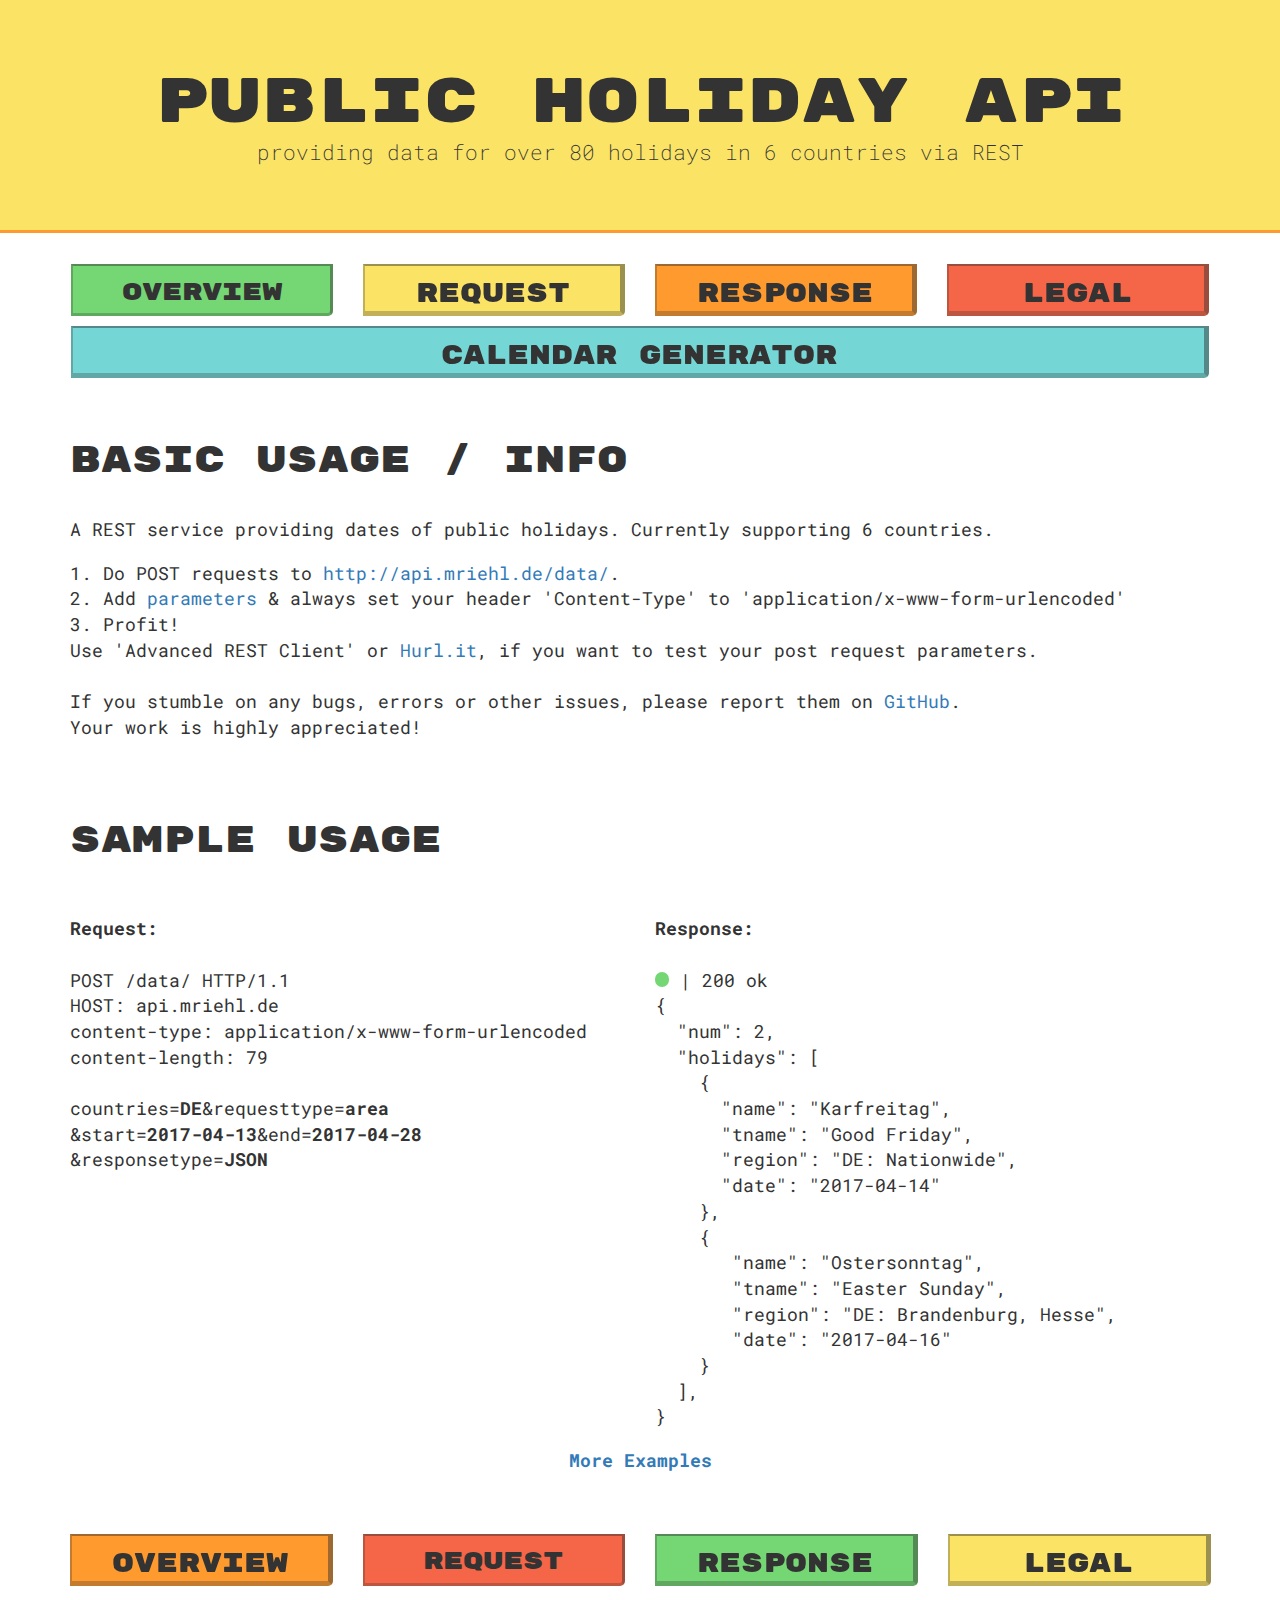
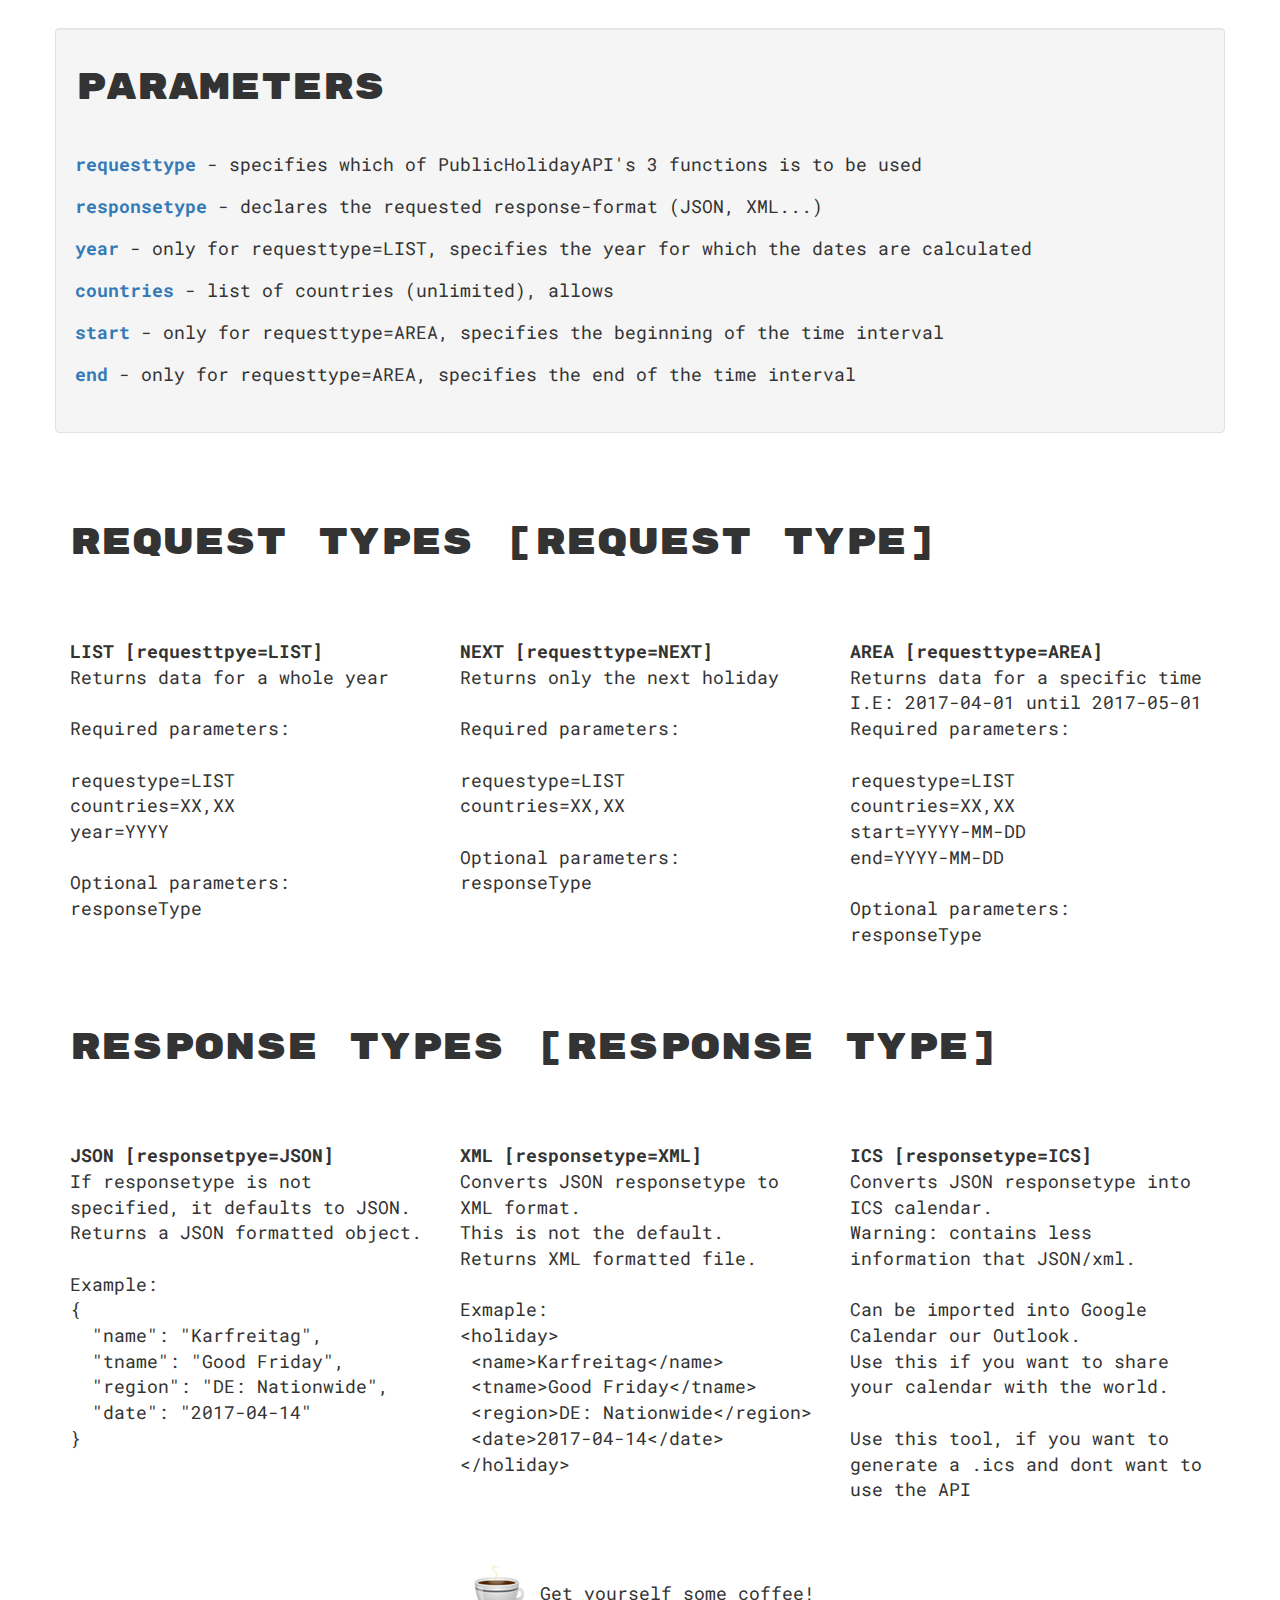
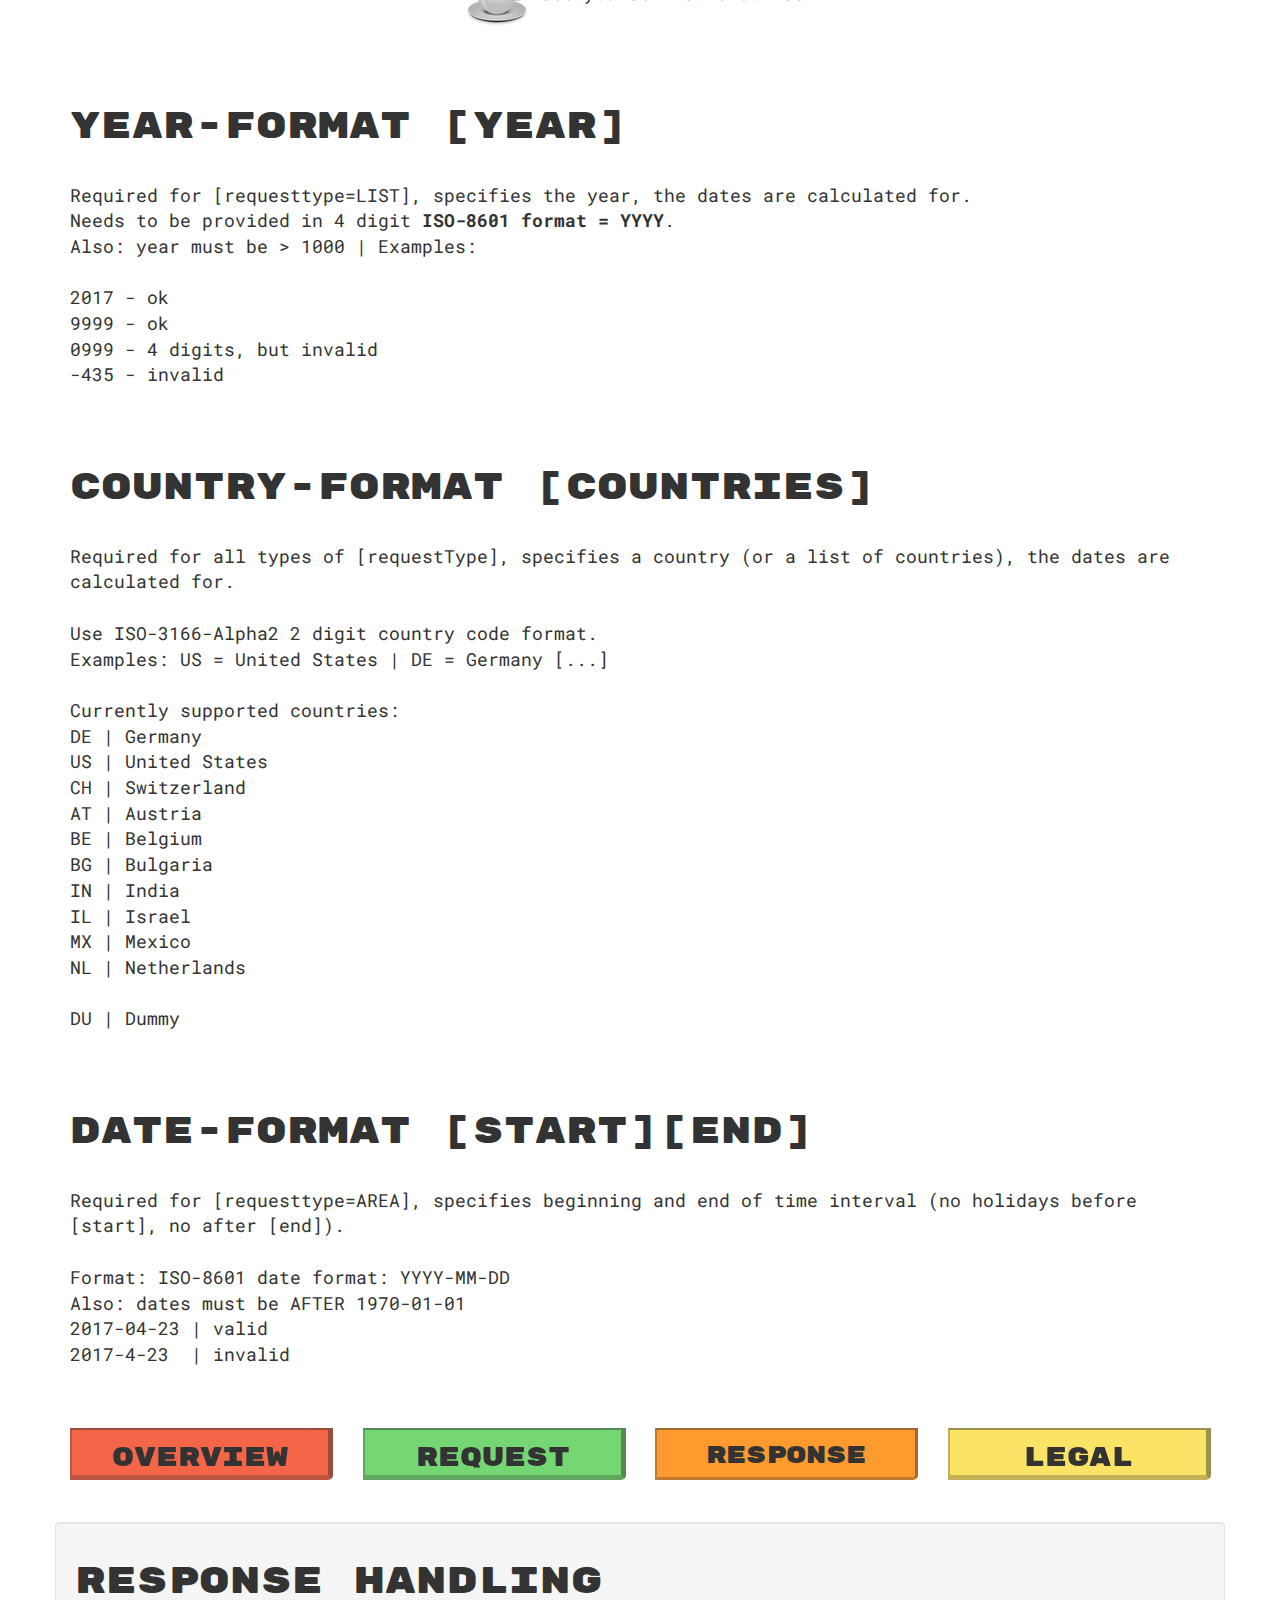
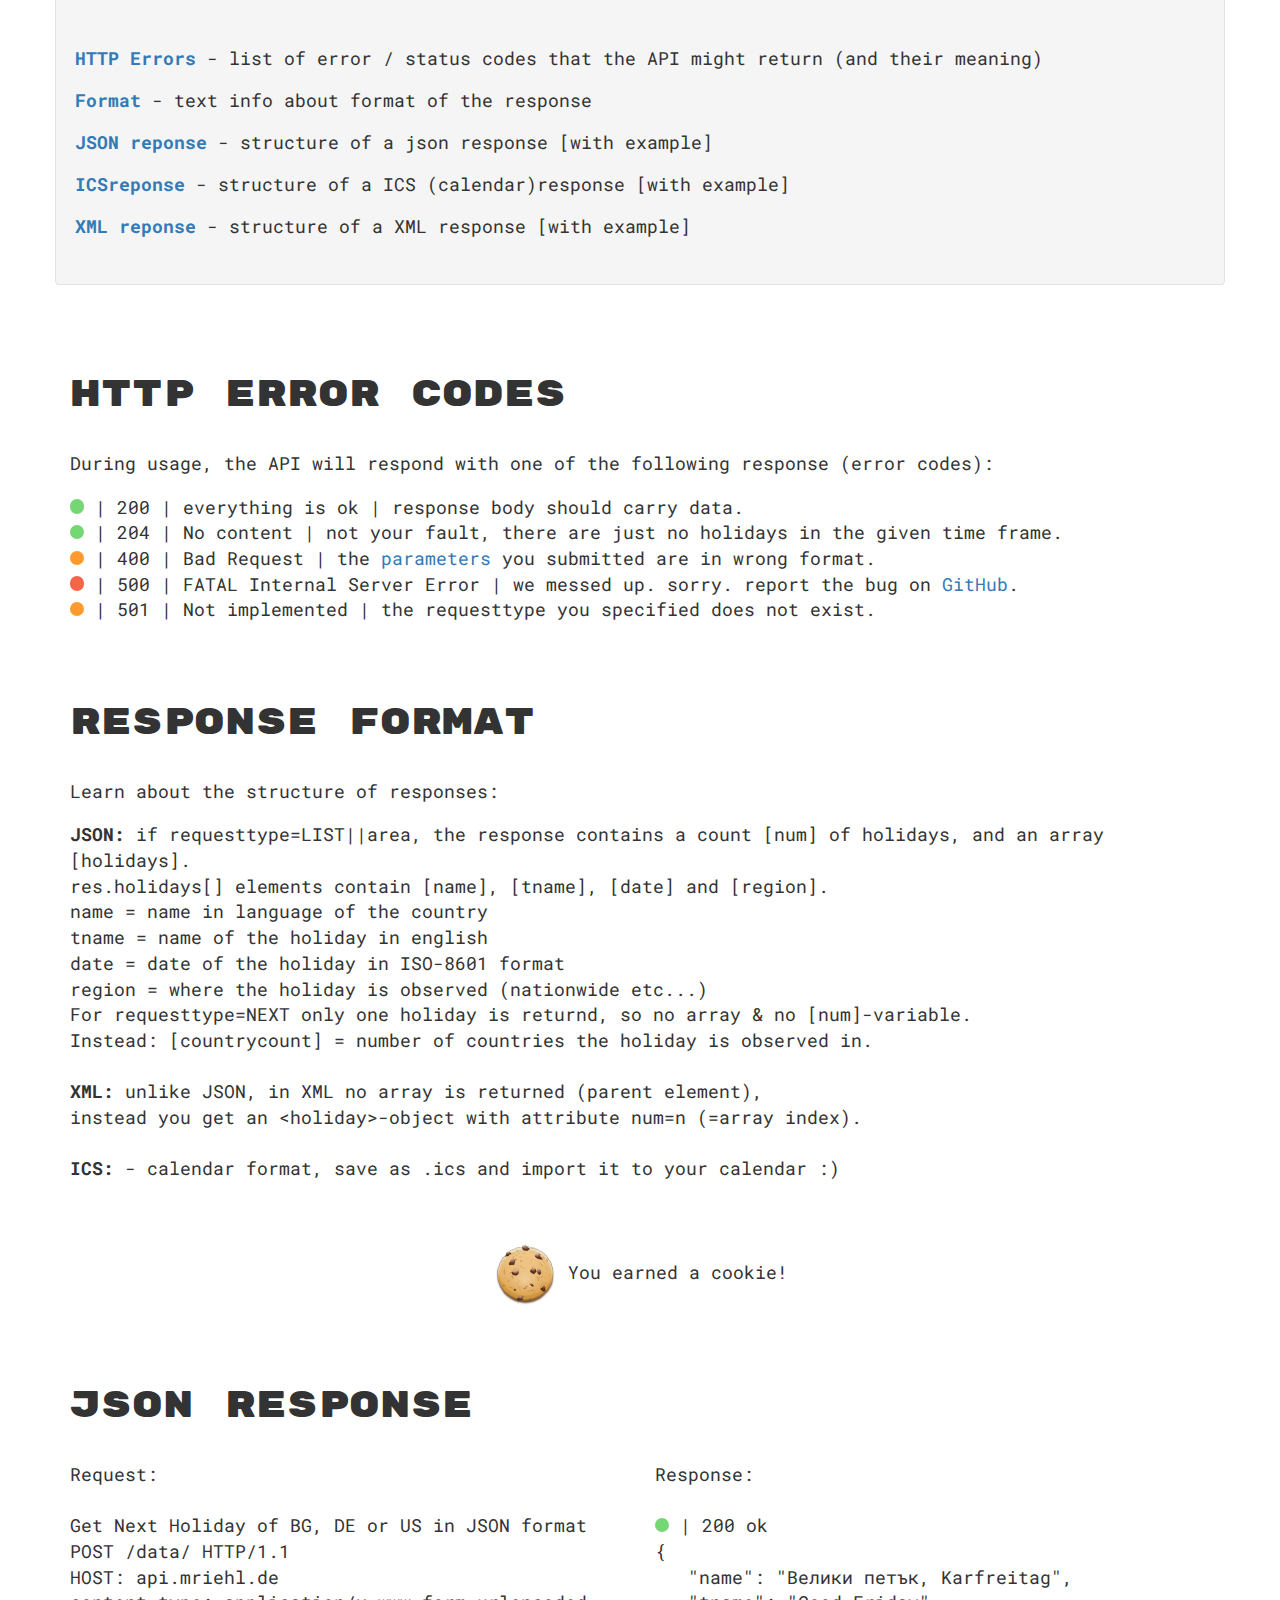
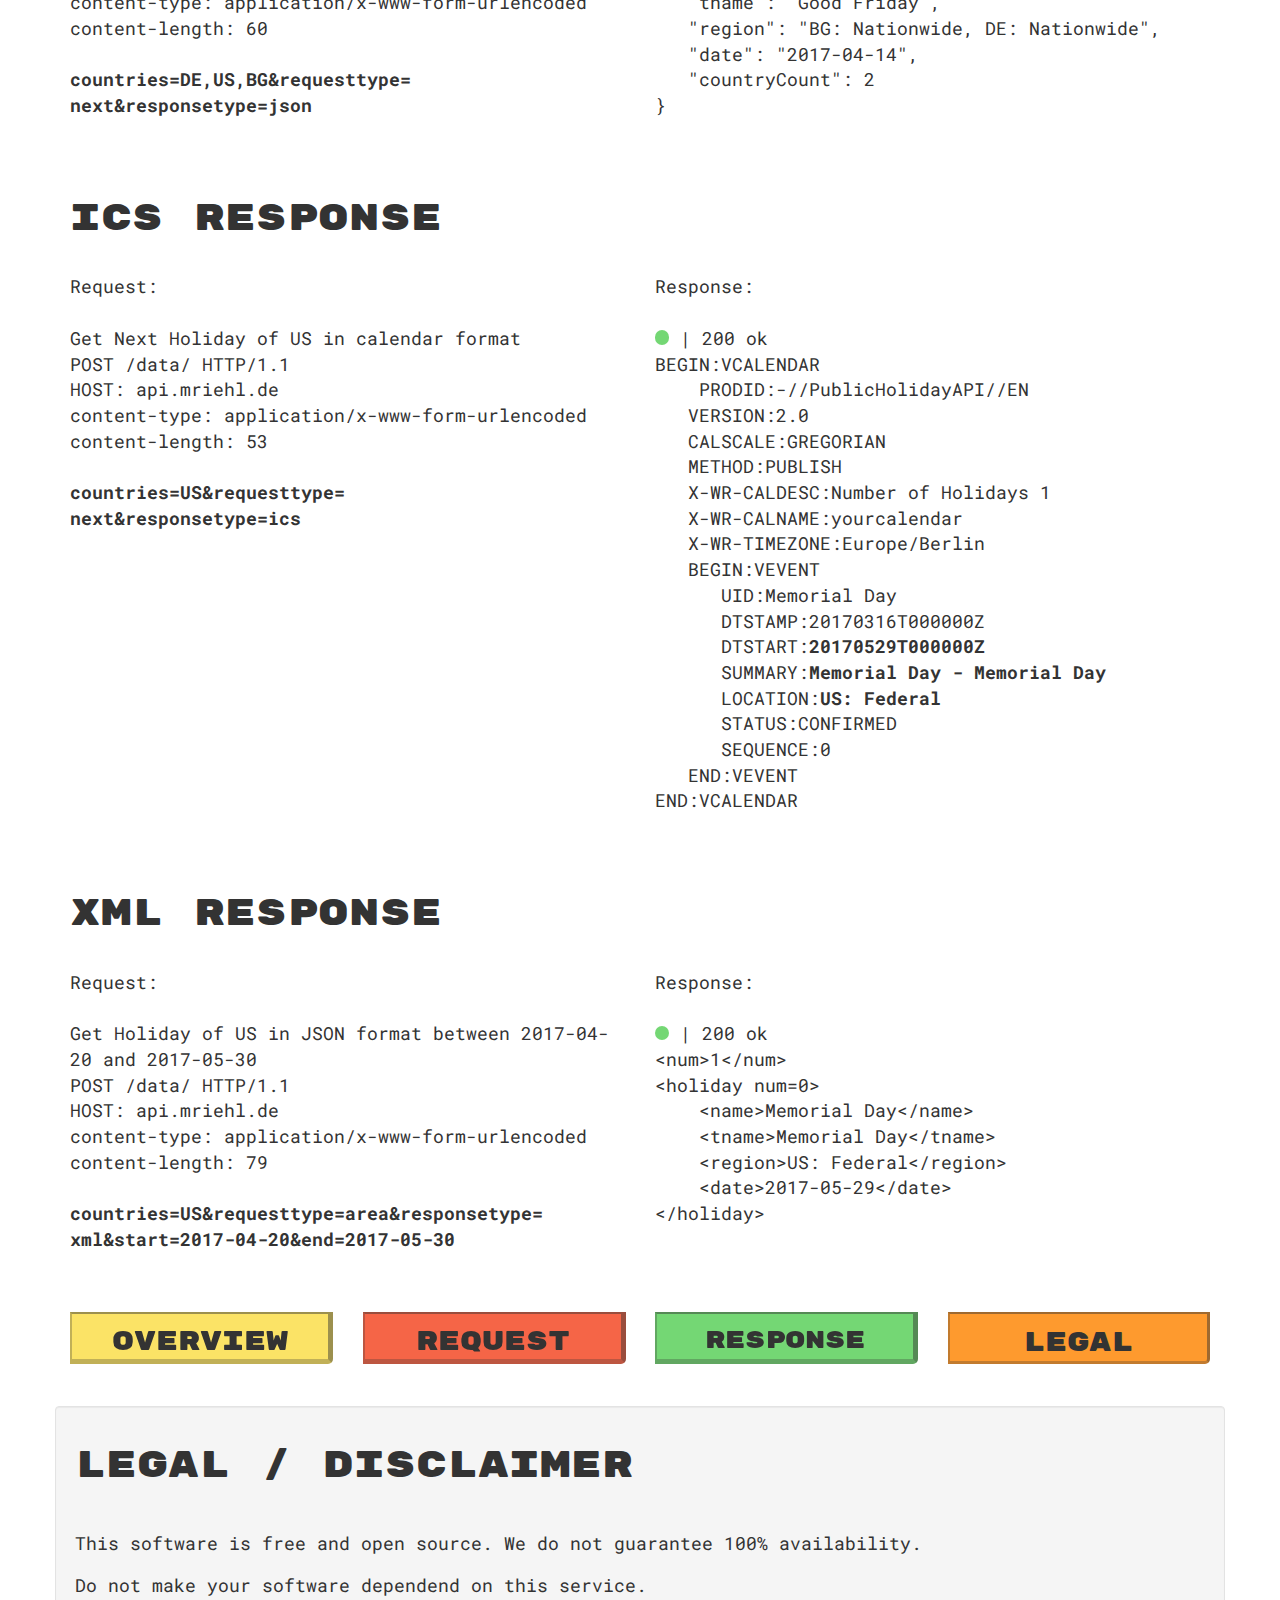
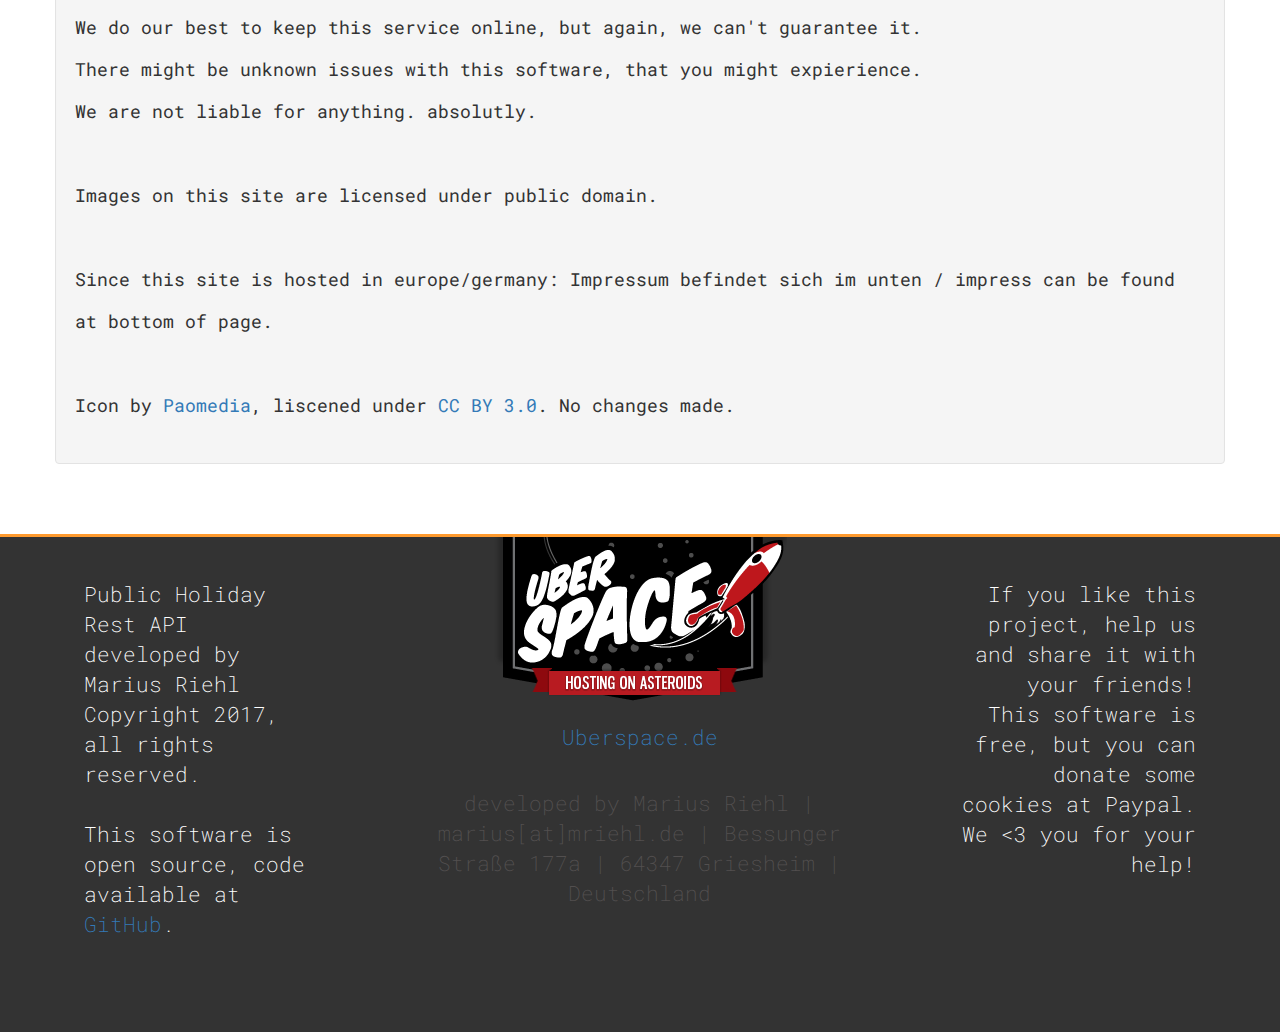
<file: website/index.html>
<!DOCTYPE html>
<html lang="en">
<head>
  <title>Public Holiday API by Marius Riehl</title>
  <meta charset="utf-8">
  <meta name="viewport" content="width=device-width, initial-scale=1">
  <link rel="stylesheet" href="https://maxcdn.bootstrapcdn.com/bootstrap/3.3.7/css/bootstrap.min.css">
  <link href="https://fonts.googleapis.com/css?family=Roboto+Mono|Rubik+Mono+One" rel="stylesheet">
  <script src="https://ajax.googleapis.com/ajax/libs/jquery/3.1.1/jquery.min.js"></script>
  <script src="https://maxcdn.bootstrapcdn.com/bootstrap/3.3.7/js/bootstrap.min.js"></script>
  <link rel="icon" href="favicon.png">
  <link rel="stylesheet" href="style.css">
  <link rel="stylesheet" href="hover.css">
</head>
<body>

<div class="jumbotron text-center header designcolor" id="header">  
  <h1 class="mainheading headerh">Public Holiday API</h1>
  <p class="maintext">providing data for over 80 holidays in 6 countries via REST</p>

</div>

<div class="container navbar" id="navbar">
	<div class="row">
		<div class="col-md-3 col-xs-12">
			<div class="center-block box green boxpressed">
				<a  href="#header" class="text-center abutton apressed">Overview</a>
			</div>
		</div>
		<div class="col-md-3 col-xs-12">
			<div class="center-block box designcolor hvr-overline-from-left">
				<a  href="#parameters" class="text-center abutton">Request</a>
			</div>
		</div>
		<div class="col-md-3 col-xs-12">
			<div class="center-block box orange hvr-overline-from-left">
				<a  href="#response" class="text-center abutton">Response</a>
			</div>
		</div>
		<div class="col-md-3 col-xs-12">
			<div class="center-block box red hvr-overline-from-left">
				<a  href="#footer" class="text-center abutton">Legal</a>
			</div>
		</div>
	</div>
	<div class="row" style="margin-top:10px;">
		<div class="col-xs-12">
			<div class="center-block box blue hvr-overline-from-left">
				<a href="gen.html" class="text-center abutton">Calendar Generator</a>
			</div>
		</div>
	</div>
</div>



<div class="container" id="basicinfo">
	<div class="row">
	<div class="col-sm-12">
	<h1 class="mainheading">Basic Usage / Info</h1>
	<p class="maintext">
		A REST service providing dates of public holidays. Currently supporting 6 countries.</p>
	<p class="maintext">
		1. Do POST requests to <a href="https://api.mriehl.de/data/">http://api.mriehl.de/data/</a>.<br>
		2. Add <a href="#parameters">parameters</a> &amp; always set your header 'Content-Type' to 'application/x-www-form-urlencoded'<br>
		3. Profit!<br>
		Use 'Advanced REST Client' or <a href="https://www.hurl.it">Hurl.it</a>, if you want to test your post request parameters.<br><br>
		If you stumble on any bugs, errors or other issues, please report them on <a href="https://github.com/pizzadejamon/PublicHolidayAPI">GitHub</a>.<br>
		Your work is highly appreciated!
	</p>
	</div>
	</div>
</div>




<div class="container" id="sample">
	<h1 class="mainheading">Sample usage</h1><br>
	<div class="row">
		<div class="col-sm-6">
		<p class="maintext">
		<b>Request:</b><br><br>
		POST /data/ HTTP/1.1<br>
		HOST: api.mriehl.de<br>
		content-type: application/x-www-form-urlencoded<br>
		content-length: 79<br><br>
		countries=<b>DE</b>&amp;requesttype=<b>area<br></b>&amp;start=<b>2017-04-13</b>&amp;end=<b>2017-04-28</b><br>&amp;responsetype=<b>JSON</b><br>
		
		</p>
		</div>
		<div class="col-sm-6">
		<p class="maintext">
		<b>Response:</b><br><br>
		<span class="circle green"></span> | 200 ok<br>
		{<br>
			&nbsp;&nbsp;"num": 2,<br>
			&nbsp;&nbsp;"holidays": [<br>
				&nbsp;&nbsp;&nbsp;&nbsp;{<br>
					&nbsp;&nbsp;&nbsp;&nbsp;&nbsp;&nbsp;"name": "Karfreitag",<br>
					&nbsp;&nbsp;&nbsp;&nbsp;&nbsp;&nbsp;"tname": "Good Friday",<br>
					&nbsp;&nbsp;&nbsp;&nbsp;&nbsp;&nbsp;"region": "DE: Nationwide",<br>
					&nbsp;&nbsp;&nbsp;&nbsp;&nbsp;&nbsp;"date": "2017-04-14"<br>
				&nbsp;&nbsp;&nbsp;&nbsp;}, <br>
				&nbsp;&nbsp;&nbsp;&nbsp;{<br>
				&nbsp;&nbsp;&nbsp;&nbsp;&nbsp;&nbsp;	"name": "Ostersonntag",<br>
				&nbsp;&nbsp;&nbsp;&nbsp;&nbsp;&nbsp;	"tname": "Easter Sunday",<br>
				&nbsp;&nbsp;&nbsp;&nbsp;&nbsp;&nbsp;	"region": "DE: Brandenburg, Hesse",<br>
				&nbsp;&nbsp;&nbsp;&nbsp;&nbsp;&nbsp;	"date": "2017-04-16"<br>
				&nbsp;&nbsp;&nbsp;&nbsp;}<br>
			&nbsp;&nbsp;],<br>
		}<br>
		
		</p>
		</div>
	</div>
	<p class="maintext text-center"><a  href="#response"><b>More Examples</b></a></p>
	

</div>

<div class="container" id="navbar">
	<div class="row">
		<div class="col-md-3 col-xs-12">
			<div class="center-block box orange hvr-overline-from-left">
				<a  href="#header" class="text-center abutton">Overview</a>
			</div>
		</div>
		<div class="col-md-3 col-xs-12">
			<div class="center-block box red boxpressed">
				<a  href="#parameters" class="text-center abutton apressed">Request</a>
			</div>
		</div>
		<div class="col-md-3 col-xs-12">
			<div class="center-block box green hvr-overline-from-left">
				<a  href="#response" class="text-center abutton">Response</a>
			</div>
		</div>
		<div class="col-md-3 col-xs-12">
			<div class="center-block box designcolor hvr-overline-from-left">
				<a  href="#footer" class="text-center abutton">Legal</a>
			</div>
		</div>
	</div>

</div>

<div class="container well" id="parameters">
	<div class="row">
	<div class="col-sm-12">
	<h1 class="mainheading">Parameters</h1>
	<p class="maintext">
		<b><a href="#requesttype">requesttype</a></b> - specifies which of PublicHolidayAPI's  3 functions is to be used<br>
		<b><a href="#responsetype">responsetype</a></b> - declares the requested response-format (JSON, XML...)<br>
		<b><a href="#year">year</a></b> - only for requesttype=LIST, specifies the year for which the dates are calculated<br>
		<b><a href="#countries">countries</a></b> - list of countries (unlimited), allows <br>
		<b><a href="#date">start</a></b> - only for requesttype=AREA, specifies the beginning of the time interval<br>
		<b><a href="#date">end</a></b> - only for requesttype=AREA, specifies the end of the time interval
	</p>
	</div>
	</div>
</div>


<div class="container" id="requesttype">
<h1 class="mainheading">Request Types [request type]</h1>
<br><br>
<div class="row">
		<div class="col-sm-4">
		<p class="maintext"><b>LIST [requesttpye=LIST]</b><br>
			Returns data for a whole year<br><br>Required parameters:<br><br>requestype=LIST<br>countries=XX,XX<br>year=YYYY<br><br>Optional parameters:<br>responseType
		</p>
		</div>
		<div class="col-sm-4">
		<p class="maintext"><b>NEXT [requesttype=NEXT]</b><br>
			Returns only the next holiday<br><br>Required parameters:<br><br>requestype=LIST<br>countries=XX,XX<br><br>Optional parameters:<br>responseType
		</p></div>
		<div class="col-sm-4">
		<p class="maintext"><b>AREA [requesttype=AREA]</b><br>
			Returns data for a specific time<br>I.E: 2017-04-01 until 2017-05-01<br>Required parameters:<br><br>requestype=LIST<br>countries=XX,XX<br>start=YYYY-MM-DD<br>end=YYYY-MM-DD<br><br>Optional parameters:<br>responseType
		</p>
		</div>	
</div>
</div>

<div class="container" id="responsetype">
<h1 class="mainheading">Response Types [response type]</h1>
<br><br>
	<div class="row">
	<div class="col-sm-4">
		<p class="maintext"><b>JSON [responsetpye=JSON]</b><br>
			If responsetype is not specified, it defaults to JSON.<br>Returns a JSON formatted object.<br><br>Example:<br>
			 {<br>
				&nbsp;&nbsp;"name": "Karfreitag",<br>
				&nbsp;&nbsp;"tname": "Good Friday",<br>
				&nbsp;&nbsp;"region": "DE: Nationwide",<br>
				&nbsp;&nbsp;"date": "2017-04-14"<br>
				}<br>
		</p>
		</div>
		<div class="col-sm-4">
		<p class="maintext"><b>XML [responsetype=XML]</b><br>
			Converts JSON responsetype to XML format. <br>This is not the default.<br>Returns XML formatted file.<br><br>Exmaple:<br>
			&lt;holiday&gt;<br>
			&nbsp;&lt;name&gt;Karfreitag&lt;/name&gt;	<br>
			&nbsp;&lt;tname&gt;Good Friday&lt;/tname&gt;<br>
			&nbsp;&lt;region&gt;DE: Nationwide&lt;/region&gt;<br>
			&nbsp;&lt;date&gt;2017-04-14&lt;/date&gt;<br>
			&lt;/holiday&gt;<br>
			
		</p></div>
		<div class="col-sm-4">
		<p class="maintext"><b>ICS [responsetype=ICS]</b><br>
			Converts JSON responsetype into ICS calendar.<br>Warning: contains less information that JSON/xml.<br><br>Can be imported into Google Calendar our Outlook.<br>
			Use this if you want to share your calendar with the world.<br><br>Use this tool, if you want to generate a .ics and dont want to use the API
		</p>
		</div>	
	</div>
</div>


<div class="container" id="coffee">
	<div class="row">
		<div class="col-sm-12 center-block text-center">
			<p class="maintext">
				<img src="resized/coffee.png" class="icon">
				Get yourself some coffee!
			</p>
		</div>
	</div>
</div>

<div class="container" id="year">
	<div class="row">
	<div class="col-sm-12">
	<h1 class="mainheading">year-format [year]</h1>
	<p class="maintext">
		Required for [requesttype=LIST], specifies the year, the dates are calculated for. <br>Needs to be provided in 4 digit <b>ISO-8601 format = YYYY</b>. 
		<br>Also: year must be > 1000 | Examples:<br><br>
		2017 - ok<br>9999 - ok<br>0999 - 4 digits, but invalid<br>-435 - invalid
	</p>
	</div>
	</div>
</div>


<div class="container" id="countries">
	<div class="row">
	<div class="col-sm-12">
	<h1 class="mainheading">country-format [countries]</h1>
	<p class="maintext">
		Required for all types of [requestType], specifies a country (or a list of countries), the dates are calculated for.<br><br>
		Use ISO-3166-Alpha2 2 digit country code format.<br>
		Examples: US = United States | DE = Germany [...]<br><br>
		Currently supported countries:<br>
		DE | Germany<br>
		US | United States<br>
		CH | Switzerland<br>
		AT | Austria<br>
		BE | Belgium<br>
		BG | Bulgaria<br>
		IN | India<br>
		IL | Israel<br>
		MX | Mexico<br>
		NL | Netherlands<br>
		
		<br>DU | Dummy
	</p>
	</div>
	</div>
</div>


<div class="container" id="date">
	<div class="row">
	<div class="col-sm-12">
	<h1 class="mainheading">date-format [start][end]</h1>
	<p class="maintext">
		Required for [requesttype=AREA], specifies beginning and end of time interval (no holidays before [start], no after [end]).<br><br>
		Format: ISO-8601 date format: YYYY-MM-DD<br>Also: dates must be AFTER 1970-01-01<br>
		2017-04-23 | valid<br>
		2017-4-23 &nbsp;| invalid<br>
	</p>
	</div>
	</div>
</div>

<div class="container" id="navbar">
	<div class="row">
		<div class="col-md-3 col-xs-12">
			<div class="center-block box red hvr-overline-from-left">
				<a  href="#header" class="text-center abutton">Overview</a>
			</div>
		</div>
		<div class="col-md-3 col-xs-12">
			<div class="center-block box green hvr-overline-from-left">
				<a  href="#parameters" class="text-center abutton">Request</a>
			</div>
		</div>
		<div class="col-md-3 col-xs-12">
			<div class="center-block box orange boxpressed">
				<a  href="#response" class="text-center abutton apressed">Response</a>
			</div>
		</div>
		<div class="col-md-3 col-xs-12">
			<div class="center-block box designcolor hvr-overline-from-left">
				<a  href="#footer" class="text-center abutton">Legal</a>
			</div>
		</div>
	</div>
</div>

<div class="container well" id="response">
	<div class="row">
	<div class="col-sm-12">
	<h1 class="mainheading">Response handling</h1>
	<p class="maintext">
		<b><a href="#errors">HTTP Errors</a></b> - list of error / status codes that the API might return (and their meaning)<br>
		<b><a href="#resformat">Format</a></b> - text info about format of the response<br>
		<b><a href="#resjson">JSON reponse</a></b> - structure of a json response [with example]<br>
		<b><a href="#resics">ICSreponse</a></b> - structure of a ICS (calendar)response [with example]<br>
		<b><a href="#resxml">XML reponse</a></b> - structure of a XML response [with example]<br>
	</p>
	</div>
	</div>
</div>



<div class="container" id="errors">
	<h1 class="mainheading">HTTP Error Codes</h1>
	<p class="maintext">During usage, the API will respond with one of the following response (error codes):<br></p>
	<div class="row">
		<div class="col-sm-12">
			<p class="maintext">
				<span class="circle green"></span> | 200 | everything is ok | response body should carry data.<br>
				<span class="circle green"></span> | 204 | No content	   | not your fault, there are just no holidays in the given time frame.<br>
				<span class="circle orange"></span> | 400 | Bad Request	   | the <a href='#parameters'>parameters</a> you submitted are in wrong format.<br>
				<span class="circle red"></span> | 500 | FATAL Internal Server Error | we messed up. sorry. report the bug on <a href="https://github.com/pizzadejamon/PublicHolidayAPI">GitHub</a>.<br>
				<span class="circle orange"></span> | 501 | Not implemented | the requesttype you specified does not exist.
			</p>
		</div>
	</div>
</div>

<div class="container" id="resformat">
	<h1 class="mainheading">Response Format</h1>
	<p class="maintext">Learn about the structure of responses:<br></p>
	<div class="row">
		<div class="col-sm-12">
			<p class="maintext">
				<b>JSON:</b> if requesttype=LIST||area, the response contains a count [num] of holidays, and an array [holidays].<br>
				res.holidays[] elements contain [name], [tname], [date] and [region].<br>
				name = name in language of the country<br>
				tname = name of the holiday in english<br>
				date = date of the holiday in ISO-8601 format<br>
				region = where the holiday is observed (nationwide etc...)<br>
				For requesttype=NEXT only one holiday is returnd, so no array &amp; no [num]-variable. <br>
				Instead: [countrycount] = number of countries the holiday is observed in.<br><br>
				<b>XML:</b> unlike JSON, in XML no array is returned (parent element),<br> 
				instead you get an &lt;holiday&gt;-object with attribute num=n (=array index).<br><br>
				<b>ICS:</b> - calendar format, save as .ics and import it to your calendar :)
			</p>
		</div>
	</div>
</div>


<div class="container" id="cookie">
	<div class="row">
		<div class="col-sm-12 center-block text-center">
			<p class="maintext">
				<img src="resized/cookie.png" class="icon">
				You earned a cookie!
			</p>
		</div>
	</div>
</div>

<div class="container" id="resjson">
	<h1 class="mainheading">JSON response</h1>
	<div class="row">
		<div class="col-sm-6">
			<p class="maintext">
				Request:<br><br>
				Get Next Holiday of BG, DE or US in JSON format<br>
				POST /data/ HTTP/1.1<br>
				HOST: api.mriehl.de<br>
				content-type: application/x-www-form-urlencoded<br>
				content-length: 60<br><br>

				<b>countries=DE,US,BG&amp;requesttype=<br>next&amp;responsetype=json</b>
			</p>
		</div>
		
		<div class="col-sm-6">
			<p class="maintext">
				Response:<br><br>
				<span class="circle green"></span> | 200 ok<br>
				{<br>
					&nbsp;&nbsp;&nbsp;"name": "Велики петък, Karfreitag",<br>
					&nbsp;&nbsp;&nbsp;"tname": "Good Friday",<br>
					&nbsp;&nbsp;&nbsp;"region": "BG: Nationwide, DE: Nationwide",<br>
					&nbsp;&nbsp;&nbsp;"date": "2017-04-14",<br>
					&nbsp;&nbsp;&nbsp;"countryCount": 2<br>
				}
			</p>
		</div>
	</div>
</div>

<div class="container" id="resics">
	<h1 class="mainheading">ICS response</h1>
	<div class="row">
		<div class="col-sm-6">
			<p class="maintext">
				Request:<br><br>
				Get Next Holiday of US in calendar format<br>
				POST /data/ HTTP/1.1<br>
				HOST: api.mriehl.de<br>
				content-type: application/x-www-form-urlencoded<br>
				content-length: 53<br><br>

				<b>countries=US&amp;requesttype=<br>next&amp;responsetype=ics</b>
			</p>
		</div>
		
		<div class="col-sm-6">
			<p class="maintext">
				Response:<br><br>
				<span class="circle green"></span> | 200 ok<br>
					BEGIN:VCALENDAR<br>
					&nbsp;&nbsp;&nbsp;	PRODID:-//PublicHolidayAPI//EN<br>
						&nbsp;&nbsp;&nbsp;VERSION:2.0<br>
						&nbsp;&nbsp;&nbsp;CALSCALE:GREGORIAN<br>
						&nbsp;&nbsp;&nbsp;METHOD:PUBLISH<br>
						&nbsp;&nbsp;&nbsp;X-WR-CALDESC:Number of Holidays 1<br>
						&nbsp;&nbsp;&nbsp;X-WR-CALNAME:yourcalendar<br>
						&nbsp;&nbsp;&nbsp;X-WR-TIMEZONE:Europe/Berlin<br>
						&nbsp;&nbsp;&nbsp;BEGIN:VEVENT<br>
							&nbsp;&nbsp;&nbsp;&nbsp;&nbsp;&nbsp;UID:Memorial Day<br>
							&nbsp;&nbsp;&nbsp;&nbsp;&nbsp;&nbsp;DTSTAMP:20170316T000000Z<br>
							&nbsp;&nbsp;&nbsp;&nbsp;&nbsp;&nbsp;DTSTART:<b>20170529T000000Z</b><br>
							&nbsp;&nbsp;&nbsp;&nbsp;&nbsp;&nbsp;SUMMARY:<b>Memorial Day - Memorial Day</b><br>
							&nbsp;&nbsp;&nbsp;&nbsp;&nbsp;&nbsp;LOCATION:<b>US: Federal</b><br>
							&nbsp;&nbsp;&nbsp;&nbsp;&nbsp;&nbsp;STATUS:CONFIRMED<br>
							&nbsp;&nbsp;&nbsp;&nbsp;&nbsp;&nbsp;SEQUENCE:0<br>
						&nbsp;&nbsp;&nbsp;END:VEVENT<br>
					END:VCALENDAR
			</p>
		</div>
	</div>
</div>

<div class="container" id="resxml">
	<h1 class="mainheading">XML response</h1>
	<div class="row">
		<div class="col-sm-6">
			<p class="maintext">
				Request:<br><br>
				Get Holiday of US in JSON format between 2017-04-20 and 2017-05-30<br>
				POST /data/ HTTP/1.1<br>
				HOST: api.mriehl.de<br>
				content-type: application/x-www-form-urlencoded<br>
				content-length: 79<br><br>

				<b>countries=US&amp;requesttype=area&amp;responsetype=<br>xml&amp;start=2017-04-20&amp;end=2017-05-30</b>
			</p>
		</div>
		
		<div class="col-sm-6">
			<p class="maintext">
				Response:<br><br>
				<span class="circle green"></span> | 200 ok<br>
				&lt;num&gt;1&lt;/num&gt;<br>
				&lt;holiday num=0&gt;<br>
				&nbsp;&nbsp;&nbsp;	&lt;name&gt;Memorial Day&lt;/name&gt;<br>
				&nbsp;&nbsp;&nbsp;	&lt;tname&gt;Memorial Day&lt;/tname&gt;<br>
				&nbsp;&nbsp;&nbsp;	&lt;region&gt;US: Federal&lt;/region&gt;<br>
				&nbsp;&nbsp;&nbsp;	&lt;date&gt;2017-05-29&lt;/date&gt;<br>
				&lt;/holiday&gt;
			</p>
		</div>
	</div>
</div>

<div class="container" id="navbar">
	<div class="row">
		<div class="col-md-3 col-xs-12">
			<div class="center-block box designcolor hvr-overline-from-left">
				<a  href="#header" class="text-center abutton">Overview</a>
			</div>
		</div>
		<div class="col-md-3 col-xs-12">
			<div class="center-block box red hvr-overline-from-left">
				<a  href="#parameters" class="text-center abutton">Request</a>
			</div>
		</div>
		<div class="col-md-3 col-xs-12">
			<div class="center-block box green hvr-overline-from-left">
				<a  href="#response" class="text-center abutton apressed">Response</a>
			</div>
		</div>
		<div class="col-md-3 col-xs-12">
			<div class="center-block box orange boxpressed">
				<a  href="#footer" class="text-center abutton">Legal</a>
			</div>
		</div>
	</div>
</div>

<div class="container well" id="legal">
	<h1 class="mainheading">Legal / Disclaimer</h1>
	<div class="row">
		<div class="col-sm-12">
			<p class="maintext">
				This software is free and open source. We do not guarantee 100% availability.<br>
				Do not make your software dependend on this service.<br>
				We do our best to keep this service online, but again, we can't guarantee it.<br>
				There might be unknown issues with this software, that you might expierience.<br>
				We are not liable for anything. absolutly.<br><br>
				Images on this site are licensed under public domain.<br><br>
				Since this site is hosted in europe/germany: Impressum befindet sich im unten / impress can be found at bottom of page.<br><br>
				Icon by <a href="https://www.iconfinder.com/paomedia">Paomedia</a>, liscened under <a href="https://creativecommons.org/licenses/by/3.0/">CC BY 3.0</a>. No changes made.
			</p>
		</div>
	</div>
</div>

<div class="jumbotron footer" id="footer">
		<div class="row">
		<div class="col-sm-4">
			<p class="maintext footertext">
				Public Holiday Rest API<br>
				developed by Marius Riehl<br>
				Copyright 2017, all rights reserved.<br><br>
				This software is open source, code available
				at <a href="https://github.com/pizzadejamon/PublicHolidayAPI">GitHub</a>.<br><br>
			</p>	
		</div>
		<div class="col-sm-4 center-block text-center">
			<img src="asteroids.png" class="center-block"><br>
				<p class="maintext">
					<a href="https://uberspace.de">Uberspace.de</a>
				</p>
				<p class="maintext impress">
					developed by Marius Riehl | marius[at]mriehl.de | Bessunger Stra&szlig;e 177a | 64347 Griesheim | Deutschland
				</p>
		</div>
		<div class="col-sm-4">
			<p class="maintext footertext text-center" style="text-align: right">If you like this project, help us and share it with your friends!<br>
			This software is free, but you can donate some cookies at Paypal.<br>We &lt;3 you for your help!
			</p>	
		</div>
		</div>
		
</div>
</body>
</html>
</file>
<file: website/style.css>
body{
  		 overflow-x: hidden;
  	}
  	.container{
  		margin-top: 2em;
  		margin-bottom: 3em;
  	}
  	.navbar{
  		
  	}
  	.navbar-left{
  		padding-left: 0;
  	}
  	.navbar-right{
  		padding-right: 0;
  		margin-right: 0;
  	}
  	.well{
  		margin-bottom: 5em;
  		line-height: 3em;
  	}
  	.maintext, button{
         font-family: 'Roboto Mono', sans-serif;
         font-size: 18px;
         margin-bottom: 1em;  	
  	}
  	.statistics{
  		font-size: 28px;
  		margin-bottom: 0.5em;
  	}
  	.header{
  		border-bottom: 3px solid #FE9A2E;
  	}
  	.footer{
  		margin-bottom: 0; 
  		background-color: #333;
  		padding-top: 0; 
  		border-top: 3px solid #FE9A2E;
  	}
  	.footertext{
  		color: #ffffff;
  		padding-left: 4em;
  		padding-right: 4em;
  		padding-top: 2em;
  	}
  	.impress{
  		color: rgb(82, 79, 79);
  		padding-top: 1em;
  	}
  	.mainheading{
  		font-family: 'Rubik Mono One', sans-serif;
  		margin-bottom: 1em;
  	}
  	.headerh{
  		margin-bottom: 0;
  		color: #FFFFFF;
  	}
  	.designcolor{
  		background-color: rgba(249, 209, 0, 0.6);
  	}
  	.abutton{
  		font-family: 'Rubik Mono One', sans-serif;
  		font-size: 26px;
  		padding-top: 0.4em;
  		display:block;
  		color:#333;
  	}
  	.abutton:hover{
  		color:#333;
  		text-decoration: none;
  	}
  	.apressed{
  		font-size: 24px;
  	}
  	.box, button{
  		height:52px;
  		vertical-align: middle;
  		border-right: 5px solid rgba(51, 51, 51, 0.47);
  		border-bottom: 5px solid rgba(51, 51, 51, 0.29);
  		border-top:2px solid rgba(51, 51, 51, 0.47);
  		border-left:2px solid rgba(51, 51, 51, 0.29);
  		border-radius: 0 0 5px 0;
  	}
  	.boxborder{
  		border-right: 3px solid #FE9A2E;
  		border-bottom: 3px solid #FE9A2E;
  	}
  	.boxpressed{
  		border-right: 3px solid rgba(51, 51, 51, 0.47);
  		border-bottom: 3px solid rgba(51, 51, 51, 0.29);
  	}
  	
  	.circle{
  		width: 0.8em;
  		height: 0.8em;
  		border-radius: 50%;
  		display: inline-block;
  	}
  	.green{
  		background-color: rgba(44, 195, 44, 0.66);
  	}
  	.orange{
  		background-color: #fe9a2e;
  	}
  	.red {
  		background-color: rgba(241, 50, 10, 0.75);
  	}
	.blue{
		background-color: rgba(44, 195, 193, 0.66);
	}
  	.icon{
  		width: 64px;
  		height: 64px;
  	}
  	.iconsmall{
  		width: 3em;
  		height: 3em;
  		margin-left: 1.5em;
  		margin-right: 2.5em;
  		margin-bottom: 0.5em;
  	}
  	select {
  		border: 1px solid #bbb;
  		padding:.75em 5em .5em 5em;
  		background-color:#ffffff;
 		color: #333;
 		font-family: 'Roboto Mono', sans-serif;
 		box-shadow:inset 0 2px 1px 0 rgba(0,0,0,0.2);
 		font-weight: bold;
 		font-size: 18px;
  		border-bottom: 3px solid #FE9A2E;
	}
	select:hover{
		border:1px solid #FE9A2E;
  		border-bottom: 3px solid #FE9A2E;
	}
	option {
  		background:#eeeeee;
  		border-top:1px solid #444;
  		padding:.3em 1em .3em 1em;
	}
	input, textarea {
  		font-family: 'Roboto Mono', sans-serif;
 		font-weight: bold;
 		font-size: 18px;
  		background-color:white;
  		border: 1px solid #bbb;
  		padding:.75em 1em .5em 1em;
  		box-shadow:inset 0 2px 1px 0 rgba(0,0,0,0.2);
  		width: 20em;
  		border-bottom: 3px solid #FE9A2E;
  		text-align: middle;
	}
	input:hover, input:active {
  		border:1px solid #FE9A2E;
  		border-bottom: 3px solid #FE9A2E;
	}
	button:disabled{
		background-color: #e2e2e2;
	}
</file>
<file: website/hover.css>
/* Overline From Left */
.hvr-overline-from-left {
  display: inline-block;
  vertical-align: middle;
  -webkit-transform: perspective(1px) translateZ(0);
  transform: perspective(1px) translateZ(0);
  box-shadow: 0 0 1px transparent;
  position: relative;
  overflow: hidden;
  width: 100%;
}
.hvr-overline-from-left:before {
  content: "";
  position: absolute;
  z-index: -1;
  left: 0;
  right: 100%;
  top: 0;
  background: rgba(191, 135, 74, 0.33);
  height: 100%;
  -webkit-transition-property: right;
  transition-property: right;
  -webkit-transition-duration: 0.7s;
  transition-duration: 0.7s;
  -webkit-transition-timing-function: ease-out;
  transition-timing-function: ease-out;
}
.hvr-overline-from-left:hover:before, .hvr-overline-from-left:focus:before, .hvr-overline-from-left:active:before {
  right: 0;
}
</file>
